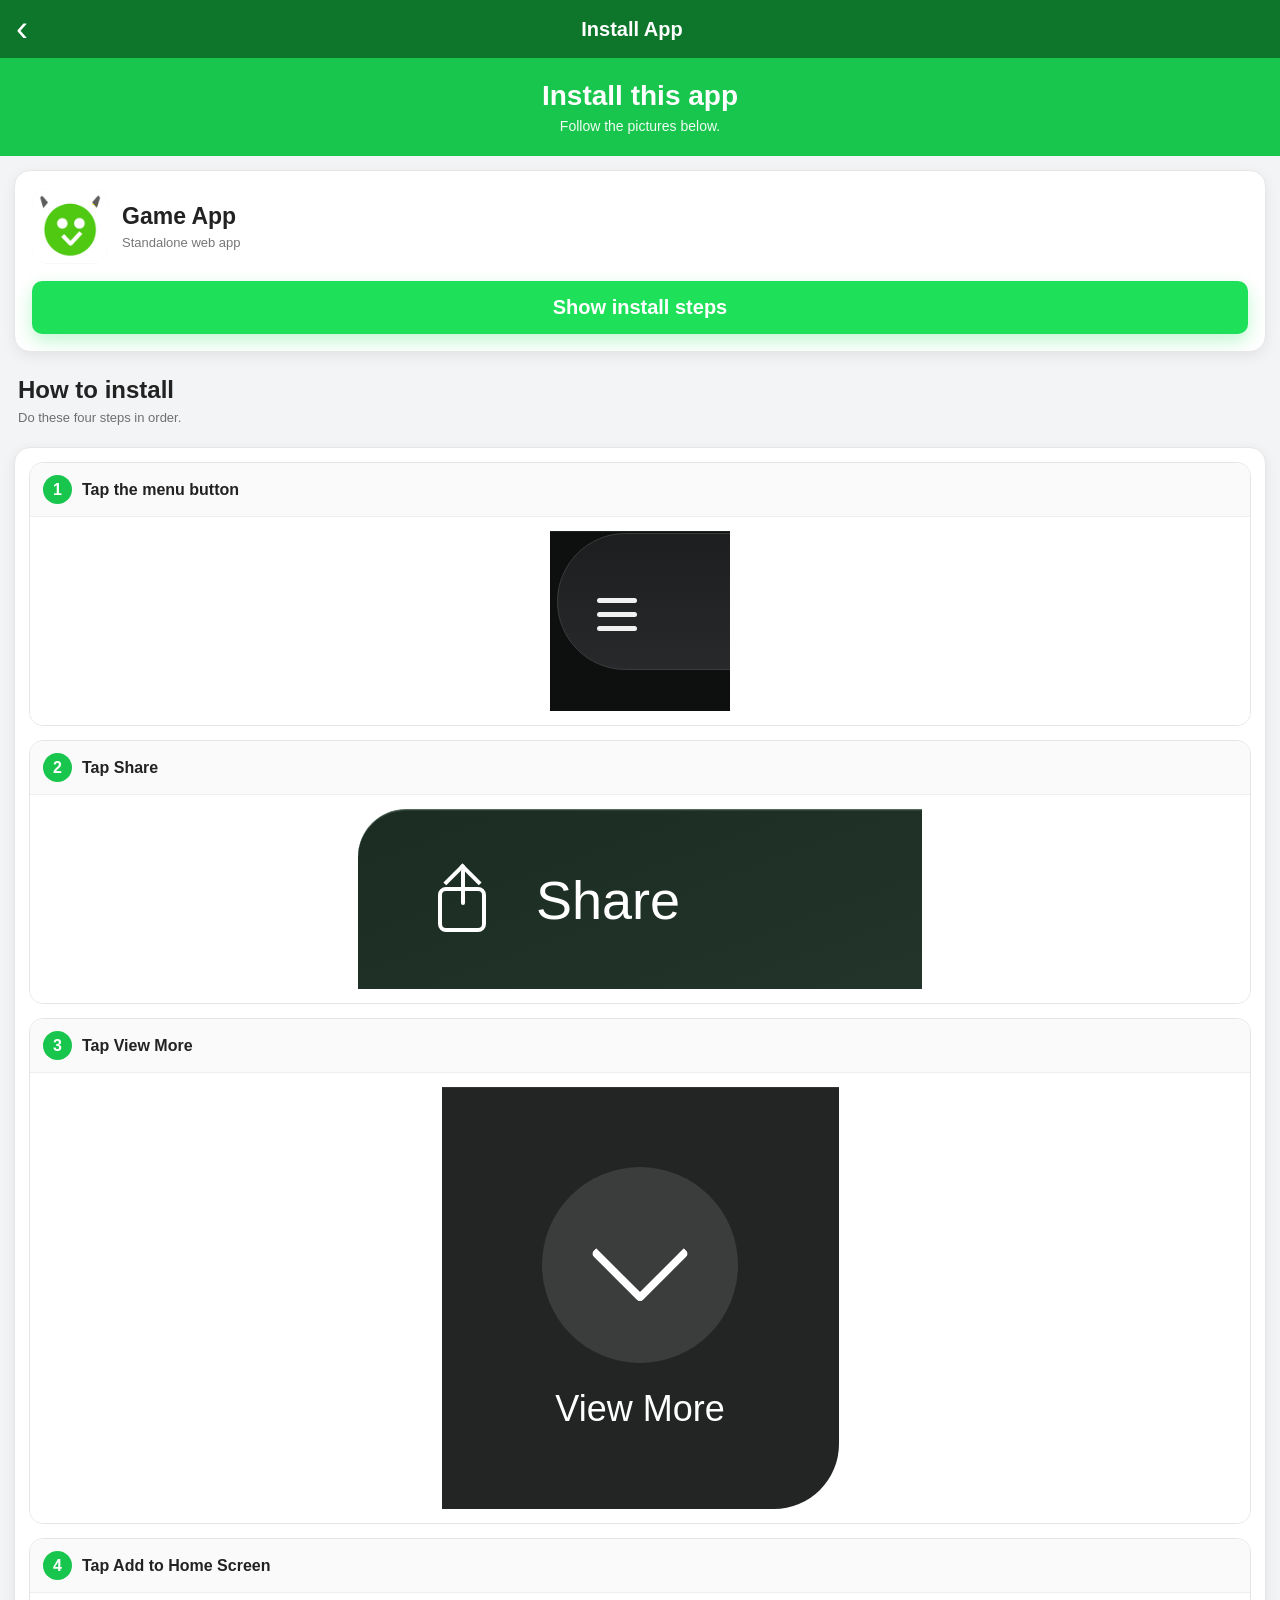
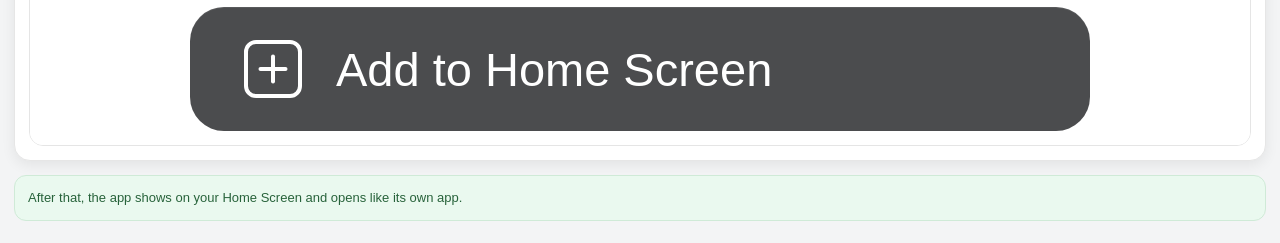
<file: game-app.html>
<!doctype html>
<html lang="en">
<head>
<meta charset="utf-8">
<meta name="viewport" content="width=device-width,initial-scale=1,viewport-fit=cover">
<meta name="theme-color" content="#18c64d">
<meta http-equiv="Cache-Control" content="no-cache, no-store, must-revalidate">
<meta http-equiv="Pragma" content="no-cache">
<meta http-equiv="Expires" content="0">
<title>Install App</title>
<style>
*{box-sizing:border-box}html,body{margin:0;min-height:100%;font-family:-apple-system,BlinkMacSystemFont,"Segoe UI",Arial,sans-serif}body{background:#f3f4f5;color:#222}.top{position:sticky;top:0;z-index:10;height:58px;background:#0e762b;color:#fff;display:flex;align-items:center;padding:0 16px}.back{font-size:36px;color:#fff;text-decoration:none;line-height:1}.top strong{flex:1;text-align:center;font-size:20px;margin-right:28px}.hero{background:#18c64d;color:#fff;text-align:center;padding:22px 16px}.hero h1{margin:0 0 6px;font-size:28px}.hero p{margin:0;font-size:14px;opacity:.94}.card{margin:14px;background:#fff;border:1px solid #e6e6e6;border-radius:16px;overflow:hidden;box-shadow:0 4px 14px rgba(0,0,0,.07)}.app{display:flex;align-items:center;gap:14px;padding:17px}.app img{width:76px;height:76px;border-radius:18px;object-fit:cover;background:#eee}.app h2{margin:0 0 5px;font-size:23px}.app p{margin:0;color:#777;font-size:13px}.go{margin:0 17px 17px;width:calc(100% - 34px);border:0;border-radius:10px;background:#1ee159;color:#fff;font-weight:800;font-size:20px;padding:15px;box-shadow:0 7px 18px rgba(30,225,89,.28)}.heading{font-size:24px;font-weight:800;padding:10px 18px 2px}.sub{font-size:13px;color:#6f6f6f;padding:4px 18px 8px}.steps{padding:14px;display:grid;gap:14px}.step{background:#fff;border:1px solid #e5e5e5;border-radius:14px;overflow:hidden}.label{display:flex;align-items:center;gap:10px;padding:12px 13px;background:#fafafa;border-bottom:1px solid #eee}.num{width:29px;height:29px;border-radius:50%;display:grid;place-items:center;background:#18c64d;color:#fff;font-weight:800}.label strong{font-size:16px}.shot{padding:14px;background:#fff;display:flex;justify-content:center;overflow:hidden}.ios-crop{position:relative;overflow:hidden;background:#171918;color:#fff;box-shadow:0 1px 0 rgba(255,255,255,.08) inset}.menu-crop{width:180px;height:180px;background:#0d100e}.menu-pill{position:absolute;left:7px;top:2px;width:260px;height:137px;border-radius:69px;background:linear-gradient(#1d1e1f,#27292a);border:1px solid #3b3c3d}.hamb{position:absolute;left:47px;top:67px;width:49px;height:36px}.hamb i{position:absolute;left:0;width:40px;height:5px;border-radius:3px;background:#f1f1f1}.hamb i:nth-child(1){top:0}.hamb i:nth-child(2){top:14px}.hamb i:nth-child(3){top:28px}.share-crop{width:min(100%,564px);height:180px;border-radius:48px 0 0 0;background:linear-gradient(160deg,#1b2d23,#23352b);border-top:1px solid #53695e;display:flex;align-items:center;padding:0 72px;gap:36px}.share-icon{width:70px;height:70px;position:relative;flex:0 0 auto}.share-icon .box{position:absolute;left:8px;bottom:3px;width:48px;height:45px;border:4px solid #fff;border-radius:8px}.share-icon .stem{position:absolute;left:31px;top:4px;width:4px;height:36px;background:#fff;border-radius:2px}.share-icon .arrow{position:absolute;left:19px;top:4px;width:27px;height:27px;border-left:4px solid #fff;border-top:4px solid #fff;transform:rotate(45deg)}.share-crop span{font-size:54px;font-weight:400;white-space:nowrap}.more-crop{width:397px;height:422px;background:#222523;border-radius:0 0 65px 0;display:flex;flex-direction:column;align-items:center;justify-content:center}.more-circle{width:196px;height:196px;border-radius:50%;background:#3b3d3c;display:grid;place-items:center}.chev{width:70px;height:70px;border-right:8px solid #fff;border-bottom:8px solid #fff;transform:rotate(45deg) translate(-8px,-8px);border-radius:5px}.more-crop span{font-size:36px;margin-top:25px}.home-crop{width:100%;max-width:900px;height:124px;background:#4b4c4e;border-radius:34px;display:flex;align-items:center;padding:0 54px;gap:34px}.plus-box{width:58px;height:58px;border:4px solid #fff;border-radius:12px;position:relative;flex:0 0 auto}.plus-box:before,.plus-box:after{content:"";position:absolute;background:#fff;border-radius:2px;left:50%;top:50%;transform:translate(-50%,-50%)}.plus-box:before{width:29px;height:4px}.plus-box:after{width:4px;height:29px}.home-crop span{font-size:47px;color:#fff;white-space:nowrap}.note{margin:0 14px 22px;background:#eaf9ef;border:1px solid #cfead7;color:#28633b;padding:13px;border-radius:12px;font-size:13px;line-height:1.4}@media(max-width:520px){.share-crop{padding:0 28px;gap:22px}.share-crop span{font-size:38px}.home-crop{padding:0 25px;gap:20px}.home-crop span{font-size:27px}.plus-box{width:48px;height:48px}.more-crop{max-width:100%}}
</style>
</head>
<body>
<header class="top"><a class="back" href="./index.html">‹</a><strong>Install App</strong></header>
<section class="hero"><h1>Install this app</h1><p>Follow the pictures below.</p></section>
<section class="card"><div class="app"><img id="appIcon" src="./apple-touch-icon.png" alt=""><div><h2 id="appName">Game App</h2><p id="appDev">Standalone web app</p></div></div><button class="go" id="go">Show install steps</button></section>
<div class="heading" id="guide">How to install</div><div class="sub">Do these four steps in order.</div>
<section class="card"><div class="steps">
<article class="step"><div class="label"><span class="num">1</span><strong>Tap the menu button</strong></div><div class="shot"><div class="ios-crop menu-crop"><div class="menu-pill"></div><div class="hamb"><i></i><i></i><i></i></div></div></div></article>
<article class="step"><div class="label"><span class="num">2</span><strong>Tap Share</strong></div><div class="shot"><div class="ios-crop share-crop"><div class="share-icon"><div class="box"></div><div class="stem"></div><div class="arrow"></div></div><span>Share</span></div></div></article>
<article class="step"><div class="label"><span class="num">3</span><strong>Tap View More</strong></div><div class="shot"><div class="ios-crop more-crop"><div class="more-circle"><div class="chev"></div></div><span>View More</span></div></div></article>
<article class="step"><div class="label"><span class="num">4</span><strong>Tap Add to Home Screen</strong></div><div class="shot"><div class="ios-crop home-crop"><div class="plus-box"></div><span>Add to Home Screen</span></div></div></article>
</div></section>
<div class="note">After that, the app shows on your Home Screen and opens like its own app.</div>
<script>
const p=new URLSearchParams(location.search),name=p.get('name')||'Game App',dev=p.get('developer')||'Standalone web app',icon=p.get('icon');document.getElementById('appName').textContent=name;document.getElementById('appDev').textContent=dev;if(icon){const i=document.getElementById('appIcon');i.src=icon;i.onerror=()=>i.src='./apple-touch-icon.png'}document.getElementById('go').onclick=()=>document.getElementById('guide').scrollIntoView({behavior:'smooth',block:'start'});
</script>
</body>
</html>
</file>
